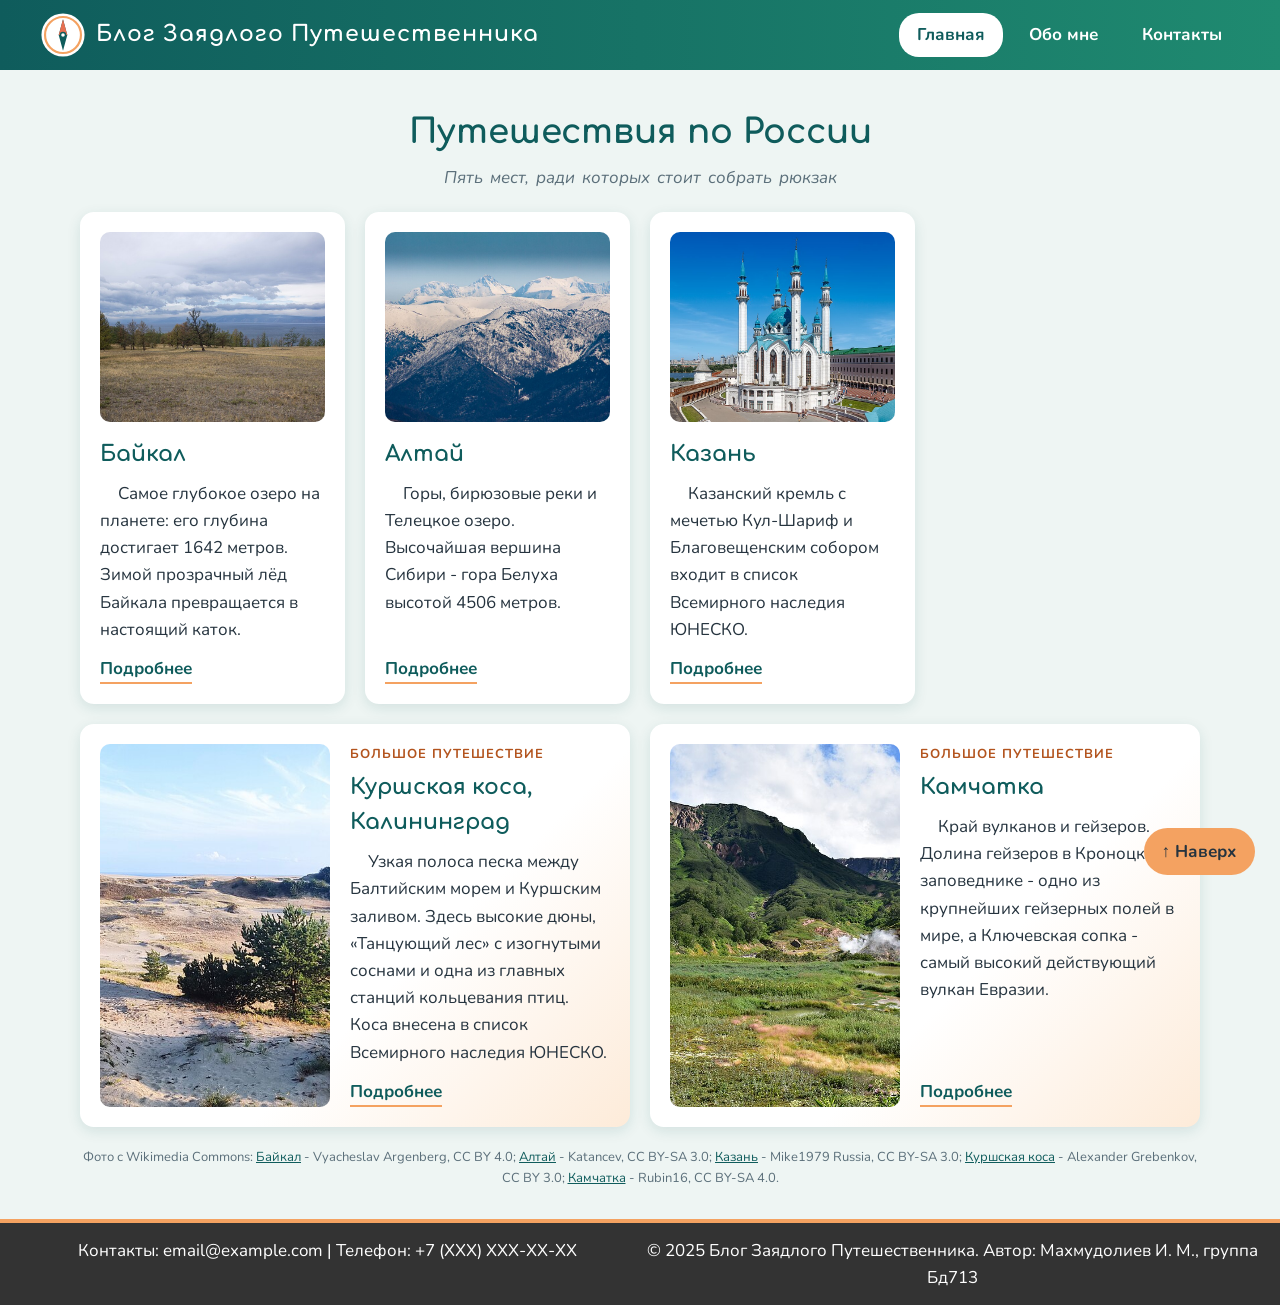
<file: index.html>
<!DOCTYPE html>
<html lang="ru">
<head>
    <meta charset="UTF-8">
    <meta name="viewport" content="width=device-width, initial-scale=1.0">
    <meta name="description" content="Блог Заядлого Путешественника - самые интересные места России">
    <meta name="author" content="Махмудолиев Имран Махмудович, группа Бд713">
    <title>Блог Заядлого Путешественника</title>
    <!-- Сброс стилей браузера по умолчанию -->
    <link rel="stylesheet" href="modern-normalize.css">
    <link rel="stylesheet" href="style.css">
</head>
<body>
    <!-- Шапка: логотип и меню -->
    <header id="top">
        <a class="logo" href="index.html">
            <img src="images/logo.svg" alt="Логотип - компас">
            <span>Блог Заядлого Путешественника</span>
        </a>
        <nav>
            <ul>
                <li><a href="index.html" class="active">Главная</a></li>
                <li><a href="about.html">Обо мне</a></li>
                <li><a href="contact.html">Контакты</a></li>
            </ul>
        </nav>
    </header>

    <main>
        <h1 class="page-title">Путешествия по России</h1>
        <p class="subtitle">Пять мест, ради которых стоит собрать рюкзак</p>

        <!-- Сетка путешествий на grid -->
        <div class="grid-container">
            <article class="item">
                <img src="images/baikal.jpg" alt="Байкал, вид с острова Ольхон">
                <h2>Байкал</h2>
                <p>Самое глубокое озеро на планете: его глубина достигает 1642 метров. Зимой прозрачный лёд Байкала превращается в настоящий каток.</p>
                <a class="more" href="https://ru.wikipedia.org/wiki/Байкал" target="_blank">Подробнее</a>
            </article>
            <article class="item">
                <img src="images/altai.jpg" alt="Гора Белуха на Алтае">
                <h2>Алтай</h2>
                <p>Горы, бирюзовые реки и Телецкое озеро. Высочайшая вершина Сибири - гора Белуха высотой 4506 метров.</p>
                <a class="more" href="https://ru.wikipedia.org/wiki/Белуха" target="_blank">Подробнее</a>
            </article>
            <article class="item">
                <img src="images/kazan.jpg" alt="Мечеть Кул-Шариф в Казанском кремле">
                <h2>Казань</h2>
                <p>Казанский кремль с мечетью Кул-Шариф и Благовещенским собором входит в список Всемирного наследия ЮНЕСКО.</p>
                <a class="more" href="https://ru.wikipedia.org/wiki/Казанский_кремль" target="_blank">Подробнее</a>
            </article>
            <article class="item item-large">
                <img src="images/curonian.jpg" alt="Дюны Куршской косы">
                <span class="tag">Большое путешествие</span>
                <h2>Куршская коса, Калининград</h2>
                <p>Узкая полоса песка между Балтийским морем и Куршским заливом. Здесь высокие дюны, «Танцующий лес» с изогнутыми соснами и одна из главных станций кольцевания птиц. Коса внесена в список Всемирного наследия ЮНЕСКО.</p>
                <a class="more" href="https://ru.wikipedia.org/wiki/Куршская_коса" target="_blank">Подробнее</a>
            </article>
            <article class="item item-large">
                <img src="images/kamchatka.jpg" alt="Долина гейзеров на Камчатке">
                <span class="tag">Большое путешествие</span>
                <h2>Камчатка</h2>
                <p>Край вулканов и гейзеров. Долина гейзеров в Кроноцком заповеднике - одно из крупнейших гейзерных полей в мире, а Ключевская сопка - самый высокий действующий вулкан Евразии.</p>
                <a class="more" href="https://ru.wikipedia.org/wiki/Долина_гейзеров" target="_blank">Подробнее</a>
            </article>
        </div>

        <!-- Авторы фотографий (требование лицензий Creative Commons) -->
        <p class="credits">Фото с Wikimedia Commons:
            <a href="https://commons.wikimedia.org/wiki/File:Olkhon_Island,_View_of_Lake_Baikal,_Russia.jpg" target="_blank">Байкал</a> - Vyacheslav Argenberg, CC BY 4.0;
            <a href="https://commons.wikimedia.org/wiki/File:Belukha_from_Kurunda_02.jpg" target="_blank">Алтай</a> - Katancev, CC BY-SA 3.0;
            <a href="https://commons.wikimedia.org/wiki/File:Kazan_Kul_Sharif_Mosque_2024-07-13_1341.jpg" target="_blank">Казань</a> - Mike1979 Russia, CC BY-SA 3.0;
            <a href="https://commons.wikimedia.org/wiki/File:Curonian_Spit_-_Dunes_view_from_Epha_Berg.jpg" target="_blank">Куршская коса</a> - Alexander Grebenkov, CC BY 3.0;
            <a href="https://commons.wikimedia.org/wiki/File:Valley_of_Geysers_(Kamchatka,_2020)-1.jpg" target="_blank">Камчатка</a> - Rubin16, CC BY-SA 4.0.
        </p>
    </main>

    <!-- Подвал -->
    <footer>
        <p>Контакты: email@example.com | Телефон: +7 (XXX) XXX-XX-XX</p>
        <p>&copy; 2025 Блог Заядлого Путешественника. Автор: Махмудолиев И. М., группа Бд713</p>
    </footer>
    <!-- Кнопка перехода наверх страницы -->
    <a href="#top" class="to-top">↑ Наверх</a>
</body>
</html>
</file>
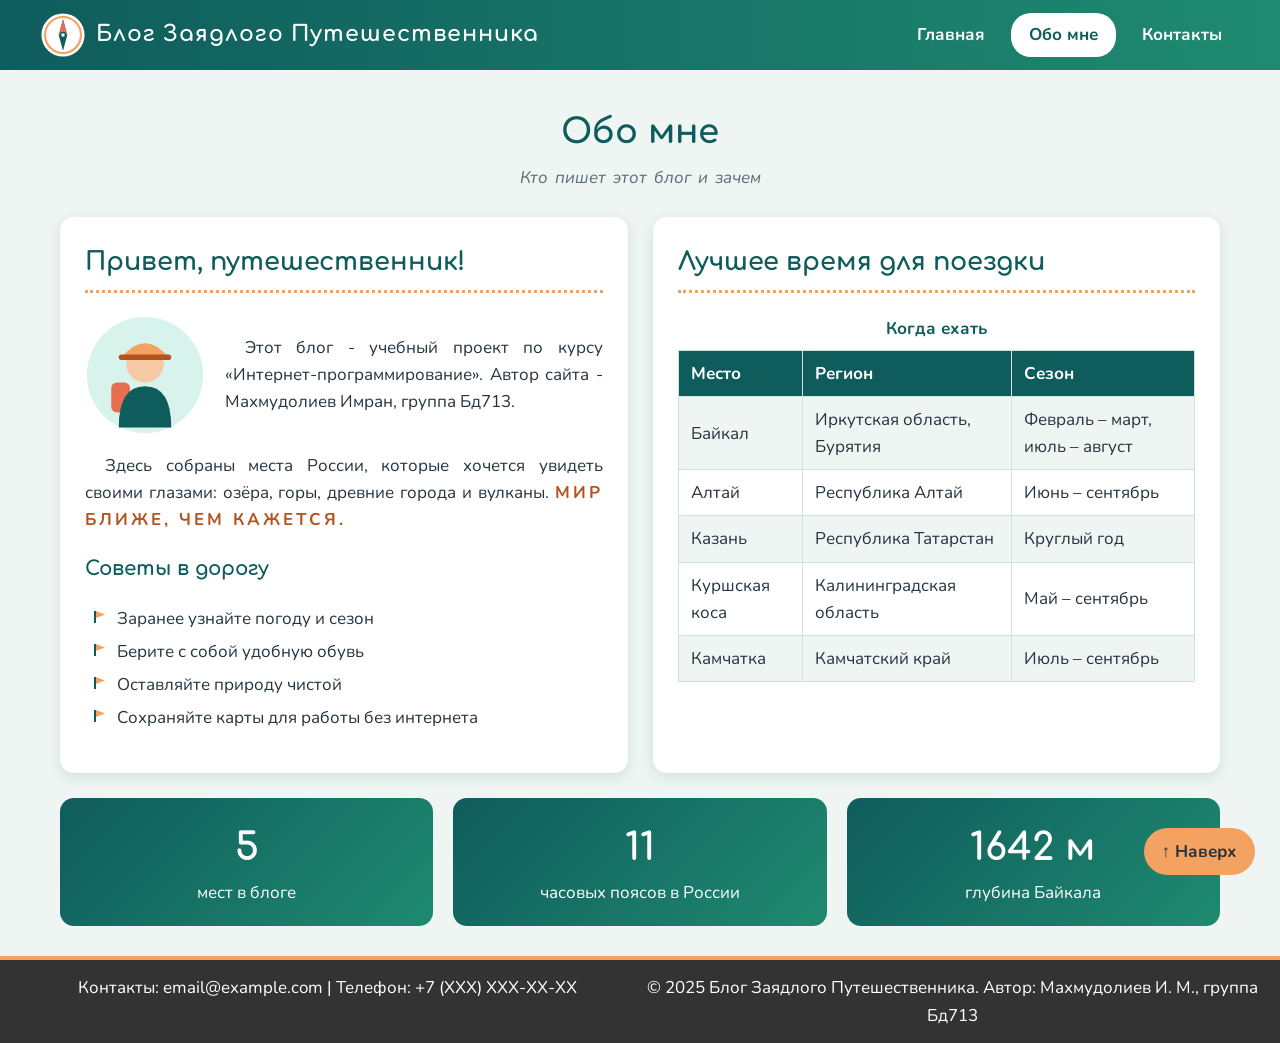
<file: about.html>
<!DOCTYPE html>
<html lang="ru">
<head>
    <meta charset="UTF-8">
    <meta name="viewport" content="width=device-width, initial-scale=1.0">
    <meta name="description" content="Обо мне - Блог Заядлого Путешественника">
    <meta name="author" content="Махмудолиев Имран Махмудович, группа Бд713">
    <title>Обо мне - Блог Заядлого Путешественника</title>
    <!-- Сброс стилей браузера по умолчанию -->
    <link rel="stylesheet" href="modern-normalize.css">
    <link rel="stylesheet" href="style.css">
    <link rel="stylesheet" href="pages.css">
</head>
<body>
    <!-- Шапка: логотип и меню -->
    <header id="top">
        <a class="logo" href="index.html">
            <img src="images/logo.svg" alt="Логотип - компас">
            <span>Блог Заядлого Путешественника</span>
        </a>
        <nav>
            <ul>
                <li><a href="index.html">Главная</a></li>
                <li><a href="about.html" class="active">Обо мне</a></li>
                <li><a href="contact.html">Контакты</a></li>
            </ul>
        </nav>
    </header>

    <main>
        <h1 class="page-title">Обо мне</h1>
        <p class="subtitle">Кто пишет этот блог и зачем</p>

        <!-- Сетка страницы: две колонки и полоса статистики -->
        <div class="about">
            <section class="card">
                <h2>Привет, путешественник!</h2>
                <div class="profile">
                    <img src="images/avatar.svg" alt="Аватар путешественника">
                    <p>Этот блог - учебный проект по курсу «Интернет-программирование». Автор сайта - Махмудолиев Имран, группа Бд713.</p>
                </div>
                <p>Здесь собраны места России, которые хочется увидеть своими глазами: озёра, горы, древние города и вулканы. <span class="accent">Мир ближе, чем кажется.</span></p>

                <h3>Советы в дорогу</h3>
                <ul class="tips">
                    <li>Заранее узнайте погоду и сезон</li>
                    <li>Берите с собой удобную обувь</li>
                    <li>Оставляйте природу чистой</li>
                    <li>Сохраняйте карты для работы без интернета</li>
                </ul>
            </section>

            <section class="card">
                <h2>Лучшее время для поездки</h2>
                <table class="places">
                    <caption>Когда ехать</caption>
                    <tr>
                        <th>Место</th>
                        <th>Регион</th>
                        <th>Сезон</th>
                    </tr>
                    <tr>
                        <td>Байкал</td>
                        <td>Иркутская область, Бурятия</td>
                        <td>Февраль – март, июль – август</td>
                    </tr>
                    <tr>
                        <td>Алтай</td>
                        <td>Республика Алтай</td>
                        <td>Июнь – сентябрь</td>
                    </tr>
                    <tr>
                        <td>Казань</td>
                        <td>Республика Татарстан</td>
                        <td>Круглый год</td>
                    </tr>
                    <tr>
                        <td>Куршская коса</td>
                        <td>Калининградская область</td>
                        <td>Май – сентябрь</td>
                    </tr>
                    <tr>
                        <td>Камчатка</td>
                        <td>Камчатский край</td>
                        <td>Июль – сентябрь</td>
                    </tr>
                </table>
            </section>

            <!-- Статистика: сетка из трёх блоков на всю ширину -->
            <section class="stats">
                <div class="stat"><b>5</b> мест в блоге</div>
                <div class="stat"><b>11</b> часовых поясов в России</div>
                <div class="stat"><b>1642 м</b> глубина Байкала</div>
            </section>
        </div>
    </main>

    <!-- Подвал -->
    <footer>
        <p>Контакты: email@example.com | Телефон: +7 (XXX) XXX-XX-XX</p>
        <p>&copy; 2025 Блог Заядлого Путешественника. Автор: Махмудолиев И. М., группа Бд713</p>
    </footer>
    <!-- Кнопка перехода наверх страницы -->
    <a href="#top" class="to-top">↑ Наверх</a>
</body>
</html>
</file>
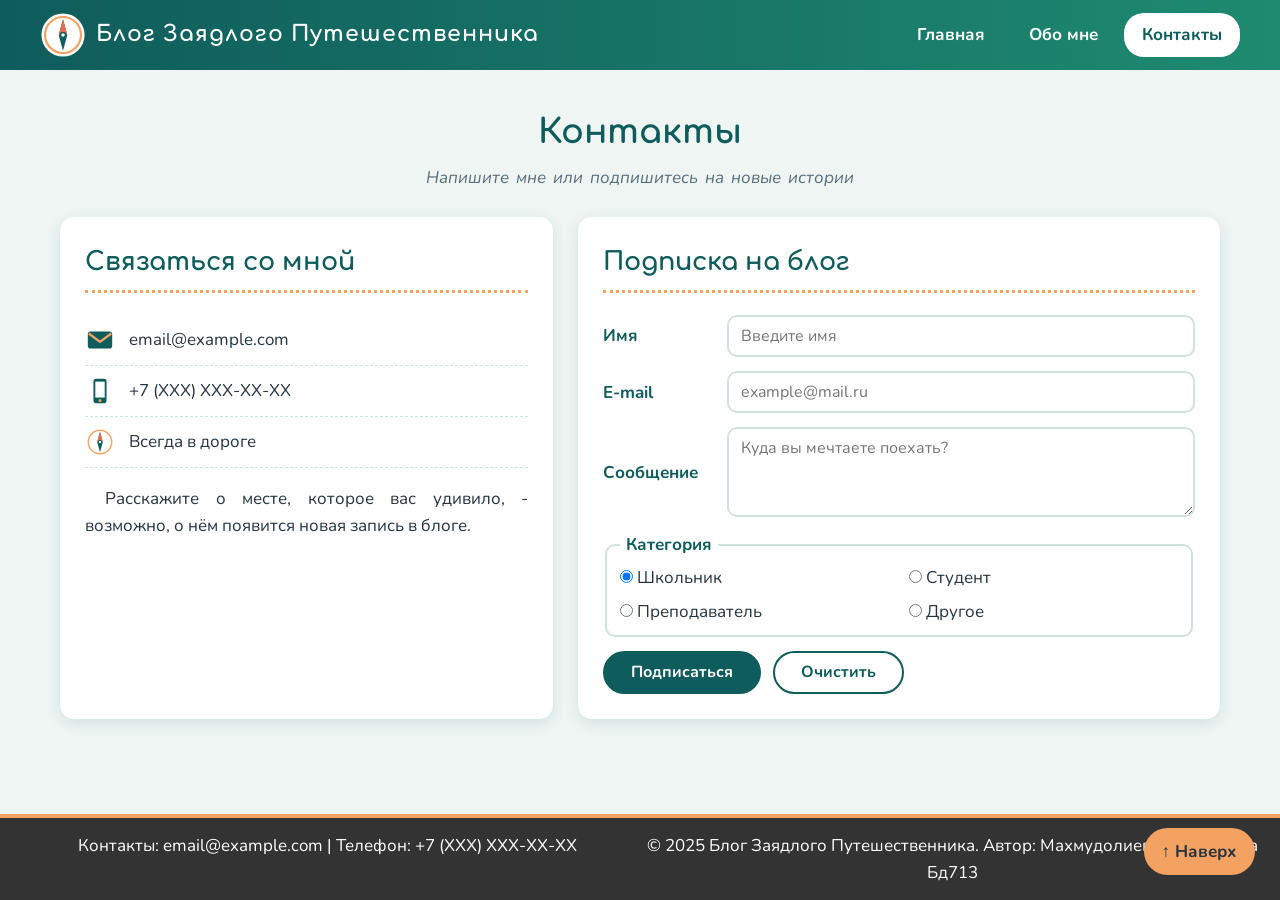
<file: contact.html>
<!DOCTYPE html>
<html lang="ru">
<head>
    <meta charset="UTF-8">
    <meta name="viewport" content="width=device-width, initial-scale=1.0">
    <meta name="description" content="Контакты - Блог Заядлого Путешественника">
    <meta name="author" content="Махмудолиев Имран Махмудович, группа Бд713">
    <title>Контакты - Блог Заядлого Путешественника</title>
    <!-- Сброс стилей браузера по умолчанию -->
    <link rel="stylesheet" href="modern-normalize.css">
    <link rel="stylesheet" href="style.css">
    <link rel="stylesheet" href="pages.css">
</head>
<body>
    <!-- Шапка: логотип и меню -->
    <header id="top">
        <a class="logo" href="index.html">
            <img src="images/logo.svg" alt="Логотип - компас">
            <span>Блог Заядлого Путешественника</span>
        </a>
        <nav>
            <ul>
                <li><a href="index.html">Главная</a></li>
                <li><a href="about.html">Обо мне</a></li>
                <li><a href="contact.html" class="active">Контакты</a></li>
            </ul>
        </nav>
    </header>

    <main>
        <h1 class="page-title">Контакты</h1>
        <p class="subtitle">Напишите мне или подпишитесь на новые истории</p>

        <!-- Сетка страницы: контакты и форма -->
        <div class="contacts">
            <section class="card">
                <h2>Связаться со мной</h2>
                <ul class="contact-list">
                    <li><img src="images/mail.svg" alt="Почта"> email@example.com</li>
                    <li><img src="images/phone.svg" alt="Телефон"> +7 (XXX) XXX-XX-XX</li>
                    <li><img src="images/logo.svg" alt="Компас"> Всегда в дороге</li>
                </ul>
                <p>Расскажите о месте, которое вас удивило, - возможно, о нём появится новая запись в блоге.</p>
            </section>

            <section class="card">
                <h2>Подписка на блог</h2>
                <!-- Форма обратной связи и подписки -->
                <form class="subscribe" action="#" method="post">
                    <label for="name">Имя</label>
                    <input type="text" id="name" name="name" placeholder="Введите имя" required>

                    <label for="email">E-mail</label>
                    <input type="email" id="email" name="email" placeholder="example@mail.ru" required>

                    <label for="message">Сообщение</label>
                    <textarea id="message" name="message" placeholder="Куда вы мечтаете поехать?"></textarea>

                    <fieldset>
                        <legend>Категория</legend>
                        <label><input type="radio" name="category" value="school" checked> Школьник</label>
                        <label><input type="radio" name="category" value="student"> Студент</label>
                        <label><input type="radio" name="category" value="teacher"> Преподаватель</label>
                        <label><input type="radio" name="category" value="other"> Другое</label>
                    </fieldset>

                    <div class="buttons">
                        <input type="submit" value="Подписаться">
                        <input type="reset" value="Очистить">
                    </div>
                </form>
            </section>
        </div>
    </main>

    <!-- Подвал -->
    <footer>
        <p>Контакты: email@example.com | Телефон: +7 (XXX) XXX-XX-XX</p>
        <p>&copy; 2025 Блог Заядлого Путешественника. Автор: Махмудолиев И. М., группа Бд713</p>
    </footer>
    <!-- Кнопка перехода наверх страницы -->
    <a href="#top" class="to-top">↑ Наверх</a>
</body>
</html>
</file>
<file: style.css>
/* =========================================================
   Практическая работа 15 (grid). Доработанный style.css
   Сайт «Блог Заядлого Путешественника»
   ========================================================= */

/* Шрифты Google Fonts: заголовки - Comfortaa, текст - Nunito */
@import url('https://fonts.googleapis.com/css2?family=Comfortaa:wght@700&family=Nunito:ital,wght@0,400;0,700;1,400&display=swap');

* {
  box-sizing: border-box;
}

body {
  font-family: 'Nunito', Arial, sans-serif;
  font-size: 17px;
  line-height: 1.6;
  color: #26343f;
  background-color: #eef5f3;
  margin: 0;
  min-height: 100vh;
  display: grid;                             /* страница - сетка из трёх областей */
  grid-template-rows: auto 1fr auto;         /* шапка, содержимое, подвал         */
  grid-template-areas:
    "header"
    "main"
    "footer";
}

h1, h2, h3 {
  font-family: 'Comfortaa', 'Trebuchet MS', sans-serif;
  color: #0f5c5c;
}

/* ===================== Шапка ===================== */
header {
  grid-area: header;
  background-image: linear-gradient(90deg, #0f5c5c, #1f8a70);
  padding: 12px 40px;
  display: grid;
  grid-template-columns: auto 1fr;  /* логотип | меню */
  align-items: center;
  gap: 20px;
}

.logo {
  display: grid;
  grid-template-columns: 46px auto;
  align-items: center;
  gap: 10px;
  text-decoration: none;
}

.logo img {
  width: 46px;
  height: 46px;
}

.logo span {
  font-family: 'Comfortaa', sans-serif;
  font-weight: 700;
  font-size: 22px;
  color: #ffffff;
  letter-spacing: 1px;          /* разреженный текст */
}

/* ===================== Меню ===================== */
nav ul {
  list-style: none;
  margin: 0;
  padding: 0;
  display: grid;
  grid-auto-flow: column;       /* пункты меню в строку */
  justify-content: end;
  gap: 8px;
}

nav a {
  display: block;
  padding: 8px 18px;
  border-radius: 20px;
  font-weight: 700;
  text-decoration: none;
}

/* Псевдоклассы ссылок меню */
nav a:link    { color: #ffffff; }
nav a:visited { color: #d8f3ec; }
nav a:hover   { background-color: #f4a261; color: #26343f; }
nav a:active  { background-color: #ffffff; color: #0f5c5c; }

nav a.active {
  background-color: #ffffff;
  color: #0f5c5c;
}

/* ===================== Основное содержимое ===================== */
main {
  grid-area: main;
  width: 100%;
  max-width: 1200px;
  margin: 0 auto;
  padding: 10px 20px 30px;
}

.page-title {
  text-align: center;
  font-size: 34px;
  margin: 25px 0 5px;
}

.subtitle {
  text-align: center;
  font-style: italic;
  word-spacing: 3px;            /* расстояние между словами */
  color: #5b6f7a;
  margin: 0;
}

/* ===================== Сетка путешествий ===================== */
.grid-container {
  display: grid;
  grid-template-columns: repeat(auto-fit, minmax(250px, 1fr)); /* Автоматически подстраивается под ширину экрана */
  grid-gap: 20px;
  padding: 20px;
}

.item {
  border: none;
  border-radius: 14px;
  padding: 20px;
  background-color: #ffffff;
  box-shadow: 0 4px 14px rgba(15, 92, 92, 0.12);
  display: grid;
  grid-template-rows: auto auto 1fr auto; /* картинка, заголовок, текст, ссылка */
  transition: transform 0.2s, box-shadow 0.2s;
}

.item:hover {
  transform: translateY(-5px);
  box-shadow: 0 10px 24px rgba(15, 92, 92, 0.25);
}

.item-large {
  grid-column: span 2; /* Занимает две колонки */
  background-image: linear-gradient(135deg, #ffffff 60%, #fdebd9);
  grid-template-columns: 45% 1fr;             /* в большом блоке фото слева */
  grid-template-rows: auto auto 1fr auto;     /* метка, заголовок, текст, ссылка */
  column-gap: 20px;
}

.item-large img {
  grid-row: 1 / 5;               /* фото на всю высоту блока (4 строки) */
  align-self: stretch;
}

.item-large > :not(img) {
  grid-column: 2;                /* текст большого блока - во второй колонке */
}

.item img {
  width: 100%;
  height: 190px;
  object-fit: cover;             /* фото заполняет рамку без искажения */
  border-radius: 10px;
  margin: 0 0 10px;              /* отступ от фото до текста */
}

.item-large img {
  width: 100%;
  height: 100%;
  min-height: 240px;
  margin: 0;
}

.item h2 {
  font-size: 22px;
  margin: 5px 0 8px;
}

.item p {
  text-indent: 18px;            /* красная строка */
  margin: 0 0 12px;
}

.tag {
  justify-self: start;
  font-size: 13px;
  font-weight: 700;
  text-transform: uppercase;    /* прописные буквы */
  letter-spacing: 1px;
  color: #b3541e;
}

/* Ссылка «Подробнее» */
.more {
  justify-self: start;
  font-weight: 700;
  text-decoration: none;
  border-bottom: 2px solid #f4a261;
}

.more:link    { color: #0f5c5c; }
.more:visited { color: #6d5a8e; }
.more:hover   { color: #b3541e; border-bottom-color: #b3541e; }
.more:active  { color: #26343f; }

/* Подписи авторов фотографий */
.credits {
  font-size: 13px;
  color: #5b6f7a;
  text-align: center;
  margin: 0 20px;
}

.credits a {
  color: #0f5c5c;
}

/* ===================== Подвал ===================== */
footer {
  grid-area: footer;
  background-color: #333;
  color: #fff;
  text-align: center;
  padding: 14px 20px;
  display: grid;
  grid-template-columns: 1fr 1fr;   /* контакты | копирайт */
  gap: 10px;
  border-top: 4px solid #f4a261;
}

footer p {
  margin: 0;
}

/* ===================== Узкий экран (телефон) ===================== */
@media (max-width: 700px) {
  header {
    grid-template-columns: 1fr;
    justify-items: center;
    padding: 12px;
  }
  nav ul {
    justify-content: center;
  }
  .item-large {
    grid-column: auto;               /* на одну колонку большой блок не растягиваем */
    grid-template-columns: 1fr;
  }
  .item-large img,
  .item-large > :not(img) {
    grid-row: auto;
    grid-column: auto;
  }
  footer {
    grid-template-columns: 1fr;
  }
}

/* ===================== Анимация ===================== */
html {
  scroll-behavior: smooth;          /* плавная прокрутка к якорю */
}

/* Заголовок страницы выезжает сверху */
@keyframes slideDown {
  from { opacity: 0; transform: translateY(-30px); }
  to   { opacity: 1; transform: translateY(0); }
}

/* Карточки и блоки плавно поднимаются снизу */
@keyframes fadeUp {
  from { opacity: 0; transform: translateY(40px); }
  to   { opacity: 1; transform: translateY(0); }
}

/* Кнопка «Наверх» пульсирует */
@keyframes pulse {
  0%, 100% { box-shadow: 0 0 0 0 rgba(244, 162, 97, 0.7); }
  50%      { box-shadow: 0 0 0 12px rgba(244, 162, 97, 0); }
}

.page-title,
.subtitle {
  animation: slideDown 0.8s ease both;
}

.item,
.card,
.stat {
  animation: fadeUp 0.7s ease both;
}

/* Карточки появляются по очереди */
.grid-container .item:nth-child(1) { animation-delay: 0.1s; }
.grid-container .item:nth-child(2) { animation-delay: 0.25s; }
.grid-container .item:nth-child(3) { animation-delay: 0.4s; }
.grid-container .item:nth-child(4) { animation-delay: 0.55s; }
.grid-container .item:nth-child(5) { animation-delay: 0.7s; }

/* Логотип-компас поворачивается при наведении */
.logo img {
  transition: transform 0.6s ease;
}

.logo:hover img {
  transform: rotate(360deg);
}

/* ===================== Кнопка «Наверх» ===================== */
.to-top {
  position: fixed;
  right: 25px;
  bottom: 25px;
  padding: 10px 18px;
  border-radius: 25px;
  background-color: #f4a261;
  color: #26343f;
  font-weight: 700;
  text-decoration: none;
  animation: pulse 2s infinite;
  z-index: 10;
}

.to-top:hover {
  background-color: #0f5c5c;
  color: #ffffff;
}
</file>
<file: pages.css>
/* =========================================================
   Практическая работа 15 (grid). Стили страниц «Обо мне» и «Контакты»
   ========================================================= */

/* ===================== Обо мне ===================== */
.about {
  display: grid;
  grid-template-columns: 1fr 1fr;     /* две колонки: рассказ и таблица */
  gap: 25px;
  margin-top: 25px;
}

.card {
  background-color: #ffffff;
  border-radius: 14px;
  padding: 25px;
  box-shadow: 0 4px 14px rgba(15, 92, 92, 0.12);
}

.card h2 {
  margin-top: 0;
  padding-bottom: 8px;
  border-bottom: 3px dotted #f4a261;
}

/* Блок «профиль»: аватар слева, текст справа */
.profile {
  display: grid;
  grid-template-columns: 120px 1fr;
  gap: 20px;
  align-items: center;
  margin-bottom: 15px;
}

.profile img {
  width: 120px;
  height: 120px;
}

.profile p {
  margin: 0;
}

.card p {
  text-indent: 20px;
  text-align: justify;
}

.accent {
  font-weight: 700;
  text-transform: uppercase;
  letter-spacing: 3px;       /* разреженный текст */
  color: #b3541e;
}

/* Список с маркером-рисунком */
.tips {
  list-style-image: url("images/marker.svg");
  padding-left: 28px;
}

.tips li {
  margin-bottom: 6px;
  padding-left: 4px;
}

/* Цифры-статистика: сетка 3 колонки */
.stats {
  grid-column: 1 / -1;           /* на всю ширину страницы */
  display: grid;
  grid-template-columns: repeat(3, 1fr);
  gap: 20px;
}

.stat {
  text-align: center;
  background-image: linear-gradient(135deg, #0f5c5c, #1f8a70);
  color: #ffffff;
  border-radius: 14px;
  padding: 20px;
}

.stat b {
  display: block;
  font-family: 'Comfortaa', sans-serif;
  font-size: 38px;
}

/* Таблица */
.places {
  width: 100%;
  border-collapse: collapse;
}

.places caption {
  font-weight: 700;
  color: #0f5c5c;
  margin-bottom: 8px;
}

.places th,
.places td {
  border: 1px solid #cfe3de;
  padding: 9px 12px;
  text-align: left;
}

.places th {
  background-color: #0f5c5c;
  color: #ffffff;
}

.places tr:nth-child(even) {
  background-color: #eef5f3;
}

.places tr:hover td {
  background-color: #fdebd9;
}

/* ===================== Контакты ===================== */
.contacts {
  display: grid;
  grid-template-columns: 1fr 1.3fr;
  gap: 25px;
  margin-top: 25px;
}

.contact-list {
  list-style: none;
  padding: 0;
  margin: 0;
}

.contact-list li {
  display: grid;
  grid-template-columns: 32px 1fr;   /* иконка | текст */
  align-items: center;
  gap: 12px;
  padding: 10px 0;
  border-bottom: 1px dashed #cfe3de;
}

.contact-list img {
  width: 30px;
  height: 30px;
}

/* Форма подписки: сетка «подпись | поле» */
.subscribe {
  display: grid;
  grid-template-columns: 110px 1fr;
  gap: 14px;
  align-items: center;
}

.subscribe label {
  font-weight: 700;
  color: #0f5c5c;
}

.subscribe input[type="text"],
.subscribe input[type="email"],
.subscribe textarea {
  width: 100%;
  padding: 10px 12px;
  font-size: 16px;
  font-family: inherit;
  border: 2px solid #cfe3de;
  border-radius: 10px;
}

.subscribe textarea {
  resize: vertical;
  min-height: 90px;
}

.subscribe input:focus,
.subscribe textarea:focus {
  outline: none;
  border-color: #f4a261;
}

.subscribe fieldset {
  grid-column: 1 / -1;             /* на всю ширину формы */
  border: 2px solid #cfe3de;
  border-radius: 10px;
  display: grid;
  grid-template-columns: repeat(2, 1fr);  /* категории в две колонки */
  gap: 6px 20px;
}

.subscribe fieldset label {
  font-weight: 400;
  color: #26343f;
}

.subscribe legend {
  font-weight: 700;
  color: #0f5c5c;
  padding: 0 6px;
}

.buttons {
  grid-column: 1 / -1;
  display: grid;
  grid-template-columns: repeat(2, max-content);
  gap: 12px;
}

.buttons input {
  padding: 10px 26px;
  font-size: 16px;
  font-weight: 700;
  font-family: inherit;
  border-radius: 22px;
  cursor: pointer;
  border: 2px solid #0f5c5c;
}

.buttons input[type="submit"] {
  background-color: #0f5c5c;
  color: #ffffff;
}

.buttons input[type="submit"]:hover {
  background-color: #f4a261;
  border-color: #f4a261;
  color: #26343f;
}

.buttons input[type="reset"] {
  background-color: transparent;
  color: #0f5c5c;
}

/* ===================== Узкий экран ===================== */
@media (max-width: 800px) {
  .about,
  .contacts,
  .stats {
    grid-template-columns: 1fr;
  }
  .subscribe {
    grid-template-columns: 1fr;
  }
}
</file>
